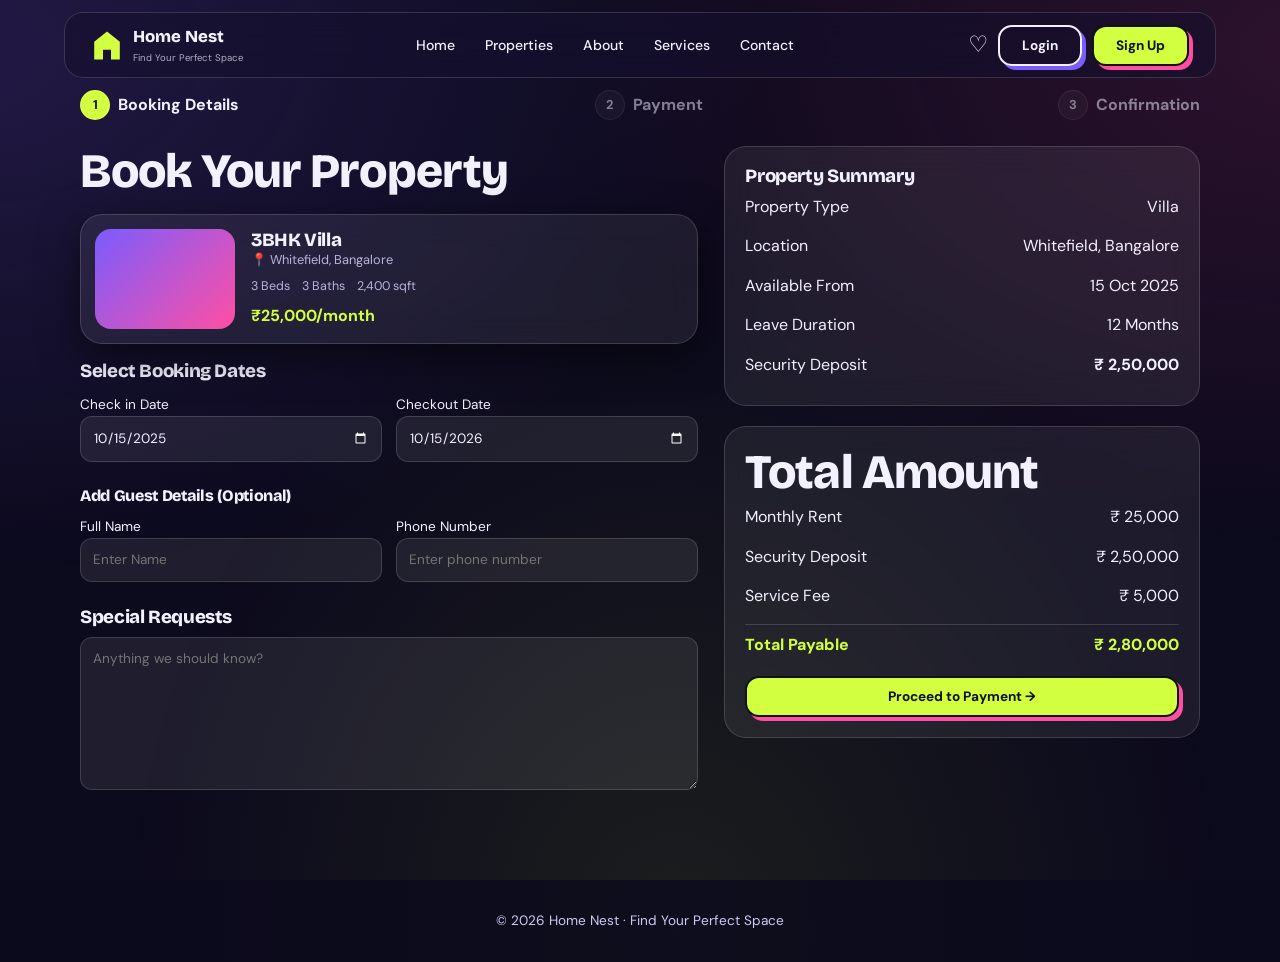
<file: booking.html>
<!DOCTYPE html><html lang="en"><head><meta charset="utf-8"><meta name="viewport" content="width=device-width,initial-scale=1"><title>Book Your Property · Home Nest</title><link href="https://fonts.googleapis.com/css2?family=Bricolage+Grotesque:wght@600;800&family=DM+Sans:wght@400;500;700&display=swap" rel="stylesheet"><link rel="stylesheet" href="css/style.css"></head><body data-p="book"><div class="preloader" id="preloader" role="status" aria-label="Loading Home Nest"><div class="loader-mark">⌂</div><div class="loader-word">HOME <span>NEST</span></div><div class="loader-track"><i></i></div><small>FIND YOUR PLACE IN THE WORLD</small></div><main class="sec"><div class="steps"><span class="on"><em>1</em>Booking Details</span><span><em>2</em>Payment</span><span><em>3</em>Confirmation</span></div>
<div class="bk"><div data-stg><h2>Book Your Property</h2><div class="card" style="display:grid;grid-template-columns:minmax(90px,140px) 1fr;gap:16px;align-items:center;margin:18px 0"><div class="art" style="height:100px"><img data-im="0" alt="Villa"></div><div><h3>3BHK Villa</h3><p style="font-size:.8rem">📍 Whitefield, Bangalore</p><div class="meta"><span>3 Beds</span><span>3 Baths</span><span>2,400 sqft</span></div><span class="price">₹25,000/month</span></div></div>
<h3>Select Booking Dates</h3><div class="two fld"><label>Check in Date<input type="date" id="d1" value="2025-10-15"></label><label>Checkout Date<input type="date" id="d2" value="2026-10-15"></label></div>
<h3 style="font-size:1rem">Add Guest Details (Optional)</h3><div class="two fld"><label>Full Name<input placeholder="Enter Name"></label><label>Phone Number<input placeholder="Enter phone number" inputmode="tel"></label></div>
<h3>Special Requests</h3><div class="fld" style="margin-top:10px"><textarea rows="6" placeholder="Anything we should know?"></textarea></div></div>
<aside data-stg><div class="sm"><h3>Property Summary</h3><div><span>Property Type</span><span>Villa</span></div><div><span>Location</span><span>Whitefield, Bangalore</span></div><div><span>Available From</span><span id="av">15 Oct 2025</span></div><div><span>Leave Duration</span><span id="mo">12 Months</span></div><div><span>Security Deposit</span><b>₹ 2,50,000</b></div></div>
<div class="sm"><h2>Total Amount</h2><div><span>Monthly Rent</span><span>₹ 25,000</span></div><div><span>Security Deposit</span><span>₹ 2,50,000</span></div><div><span>Service Fee</span><span>₹ 5,000</span></div><div class="tot"><span>Total Payable</span><span>₹ 2,80,000</span></div><button class="btn" id="pay" style="width:100%;margin-top:12px" data-cur="Pay">Proceed to Payment →</button></div></aside></div></main>
<script>setTimeout(()=>document.getElementById("preloader")?.classList.add("done"),900);</script>
<script src="js/main.js"></script></body></html>
</file>
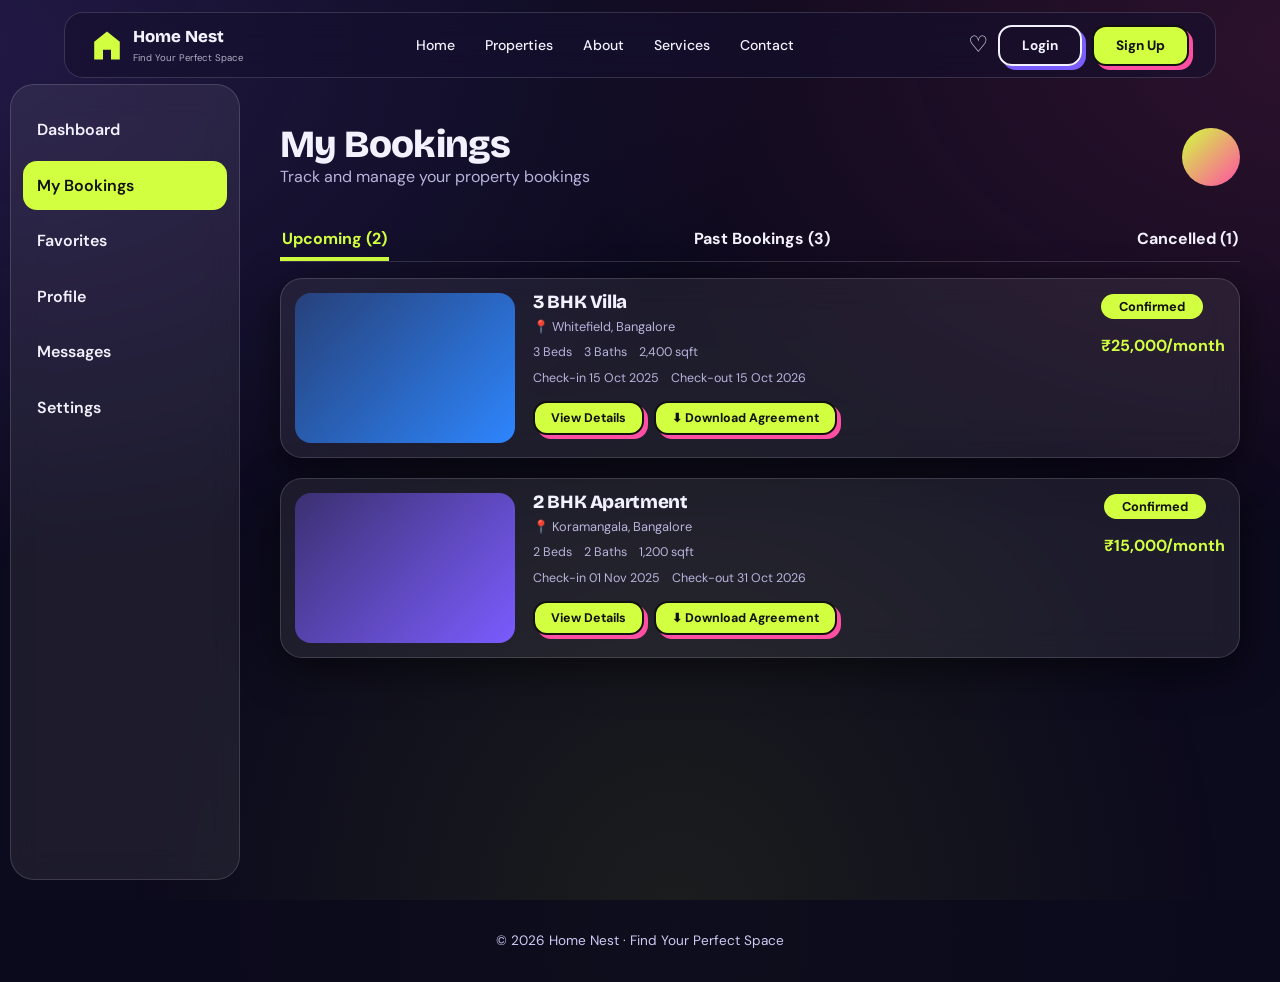
<file: bookings.html>
<!DOCTYPE html><html lang="en"><head><meta charset="utf-8"><meta name="viewport" content="width=device-width,initial-scale=1"><title>My Bookings · Home Nest</title><link href="https://fonts.googleapis.com/css2?family=Bricolage+Grotesque:wght@600;800&family=DM+Sans:wght@400;500;700&display=swap" rel="stylesheet"><link rel="stylesheet" href="css/style.css"></head><body data-p="bks"><div class="preloader" id="preloader" role="status" aria-label="Loading Home Nest"><div class="loader-mark">⌂</div><div class="loader-word">HOME <span>NEST</span></div><div class="loader-track"><i></i></div><small>FIND YOUR PLACE IN THE WORLD</small></div><div class="dash"><aside class="side"><a href="index.html">Dashboard</a><a class="on" href="bookings.html">My Bookings</a><a href="bookings.html">Favorites</a><a href="#profile-panel" id="profile-link">Profile</a><a href="index.html#contact">Messages</a><a href="index.html">Settings</a></aside>
<main style="padding:clamp(24px,4vw,40px) clamp(14px,4vw,40px);"><div class="row"><div><h1 style="font-size:clamp(1.8rem,4vw,2.4rem)">My Bookings</h1><p>Track and manage your property bookings</p></div><span class="av" data-cur="You"></span></div>
<div class="tabs" style="justify-content:space-between"><button class="on" data-k="up">Upcoming (2)</button><button data-k="pa">Past Bookings (3)</button><button data-k="ca">Cancelled (1)</button></div><div id="list"></div></main></div>
<script>setTimeout(()=>document.getElementById("preloader")?.classList.add("done"),900);</script>
<script src="js/main.js"></script></body></html>
</file>
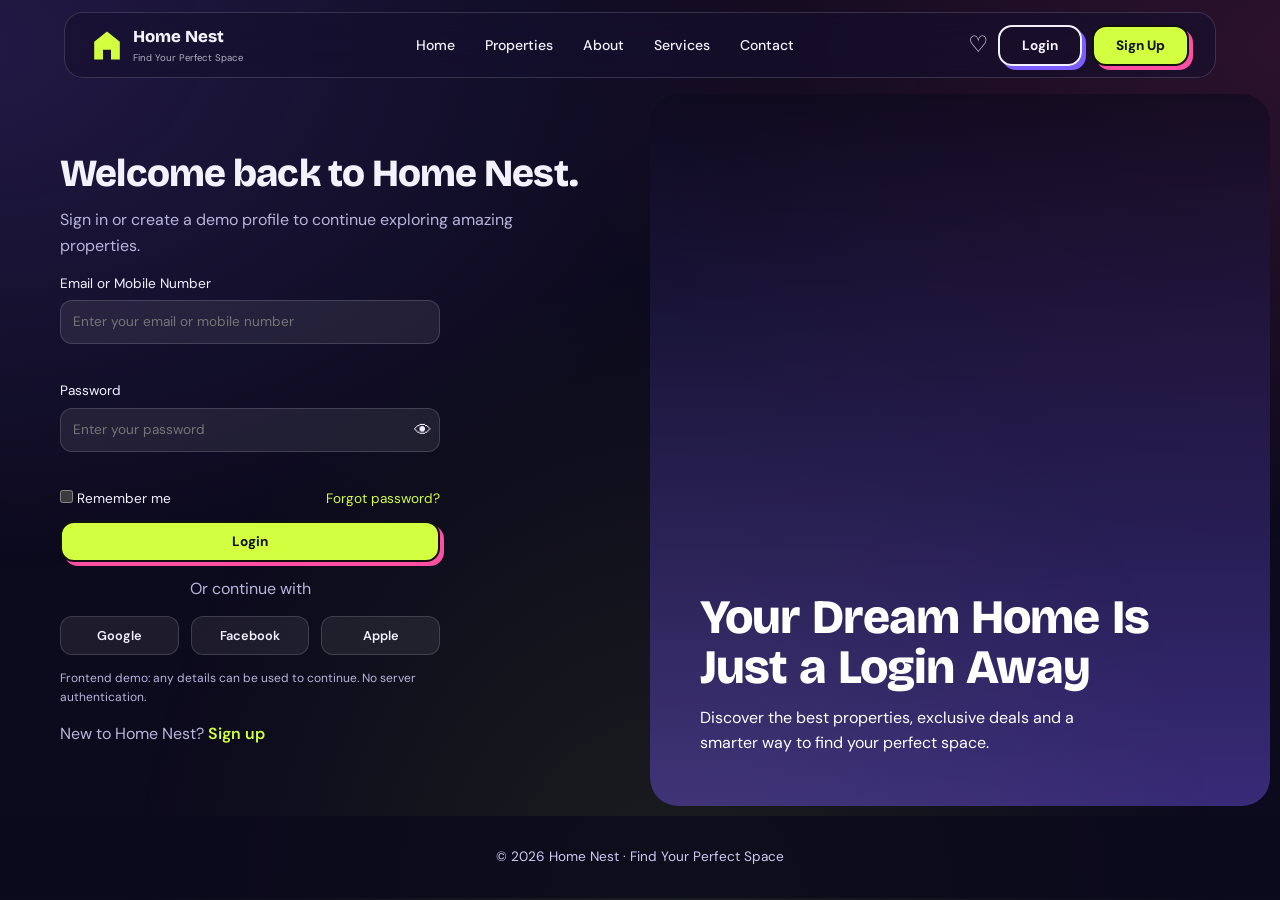
<file: login.html>
<!DOCTYPE html><html lang="en"><head><meta charset="utf-8"><meta name="viewport" content="width=device-width,initial-scale=1"><title>Login · Home Nest</title><link href="https://fonts.googleapis.com/css2?family=Bricolage+Grotesque:wght@600;800&family=DM+Sans:wght@400;500;700&display=swap" rel="stylesheet"><link rel="stylesheet" href="css/style.css"></head><body data-p="login"><div class="preloader" id="preloader" role="status" aria-label="Loading Home Nest"><div class="loader-mark">⌂</div><div class="loader-word">HOME <span>NEST</span></div><div class="loader-track"><i></i></div><small>FIND YOUR PLACE IN THE WORLD</small></div><main class="split"><section class="l"><h1 id="ttl" style="font-size:clamp(1.8rem,5vw,2.4rem)">Welcome Back !</h1><p>Sign in or create a demo profile to continue exploring amazing properties.</p>
<form id="lf" class="fld" style="max-width:380px;gap:12px" novalidate><label class="fld" id="nm" style="display:none">Full name<input placeholder="Your name"></label><label class="fld">Email or Mobile Number<input id="id" placeholder="Enter your email or mobile number"></label><div class="err" id="e1"></div>
<label class="fld">Password<span><input id="pw" type="password" placeholder="Enter your password"><button type="button" class="eye" id="eye" aria-label="Show password">👁</button></span></label><div class="err" id="e2"></div>
<div class="row" style="margin:0"><label><input type="checkbox" style="width:auto"> Remember me</label><a href="#" style="color:var(--b)">Forgot password?</a></div><button class="btn" id="go" data-cur="Enter">Login</button></form>
<p style="max-width:380px;text-align:center">Or continue with</p><div class="soc" style="max-width:380px"><button>Google</button><button>Facebook</button><button>Apple</button></div>
<p class="demo-auth-note" style="max-width:380px;font-size:.75rem;color:var(--m)">Frontend demo: any details can be used to continue. No server authentication.</p><p id="alt">Don’t have an account? <a id="sw" href="#" style="color:var(--b);font-weight:600">Sign Up</a></p></section>
<section class="r"><h2 data-split>Your Dream Home Is Just a Login Away</h2><p class="rv" style="--i:8;margin-top:12px;max-width:38ch">Discover the best properties, exclusive deals and a smarter way to find your perfect space.</p></section></main>

<script>
/* Isolated frontend demo auth: independent of the rest of the site's interactions. */
(function(){
 const $=s=>document.querySelector(s), form=$('#lf');
 if(!form)return;
 let signup=location.hash==='#up';
 const nameWrap=$('#nm'), nameInput=nameWrap.querySelector('input'), idInput=$('#id'), pw=$('#pw');
 function mode(){
  $('#ttl').textContent=signup?'Find your place in the world.':'Welcome back to Home Nest.';
  nameWrap.style.display=signup?'grid':'none';nameInput.required=signup;
  $('#go').textContent=signup?'Create account':'Login';
  $('#sw').textContent=signup?'Log in':'Sign up';
  $('#alt').firstChild.textContent=signup?'Already have an account? ':'New to Home Nest? ';
  $('#e1').textContent='';$('#e2').textContent='';
 }
 mode();
 $('#sw').addEventListener('click',function(e){
  e.preventDefault();e.stopImmediatePropagation();signup=!signup;
  history.replaceState(null,'',signup?'#up':location.pathname);mode();
 },true);
 $('#eye').addEventListener('click',function(e){
  e.stopImmediatePropagation();const show=pw.type==='password';pw.type=show?'text':'password';
  $('#eye').setAttribute('aria-label',show?'Hide password':'Show password');
 },true);
 form.addEventListener('submit',function(e){
  e.preventDefault();e.stopImmediatePropagation();
  const id=(idInput.value.trim()||'guest-'+Date.now()).toLowerCase();
  const password=pw.value||'demo';
  const name=nameInput.value.trim()||id.split('@')[0]||'Home Nest Guest';
  try{sessionStorage.setItem('homenest-demo-user',JSON.stringify({id,name,mode:signup?'signup':'login'}));}catch(_){}
  if(signup){
   try{
    const users=JSON.parse(localStorage.getItem('homenest-demo-users')||'[]');
    const old=users.find(u=>String(u.id).toLowerCase()===id);
    if(old){old.password=password;old.name=name;}else users.push({id,password,name});
    localStorage.setItem('homenest-demo-users',JSON.stringify(users));
   }catch(_){}
  }
  const go=$('#go');go.disabled=true;go.textContent='Opening dashboard…';
  const loader=$('#preloader');if(loader)loader.classList.add('done');
  location.href='bookings.html';
 },true);
})();
</script>
<script>
/* Failsafe for the decorative loader, including when an unrelated script errors. */
(function(){const l=document.getElementById('preloader');if(!l)return;setTimeout(()=>l.classList.add('done'),900);})();
</script>

<script src="js/main.js"></script></body></html>
</file>
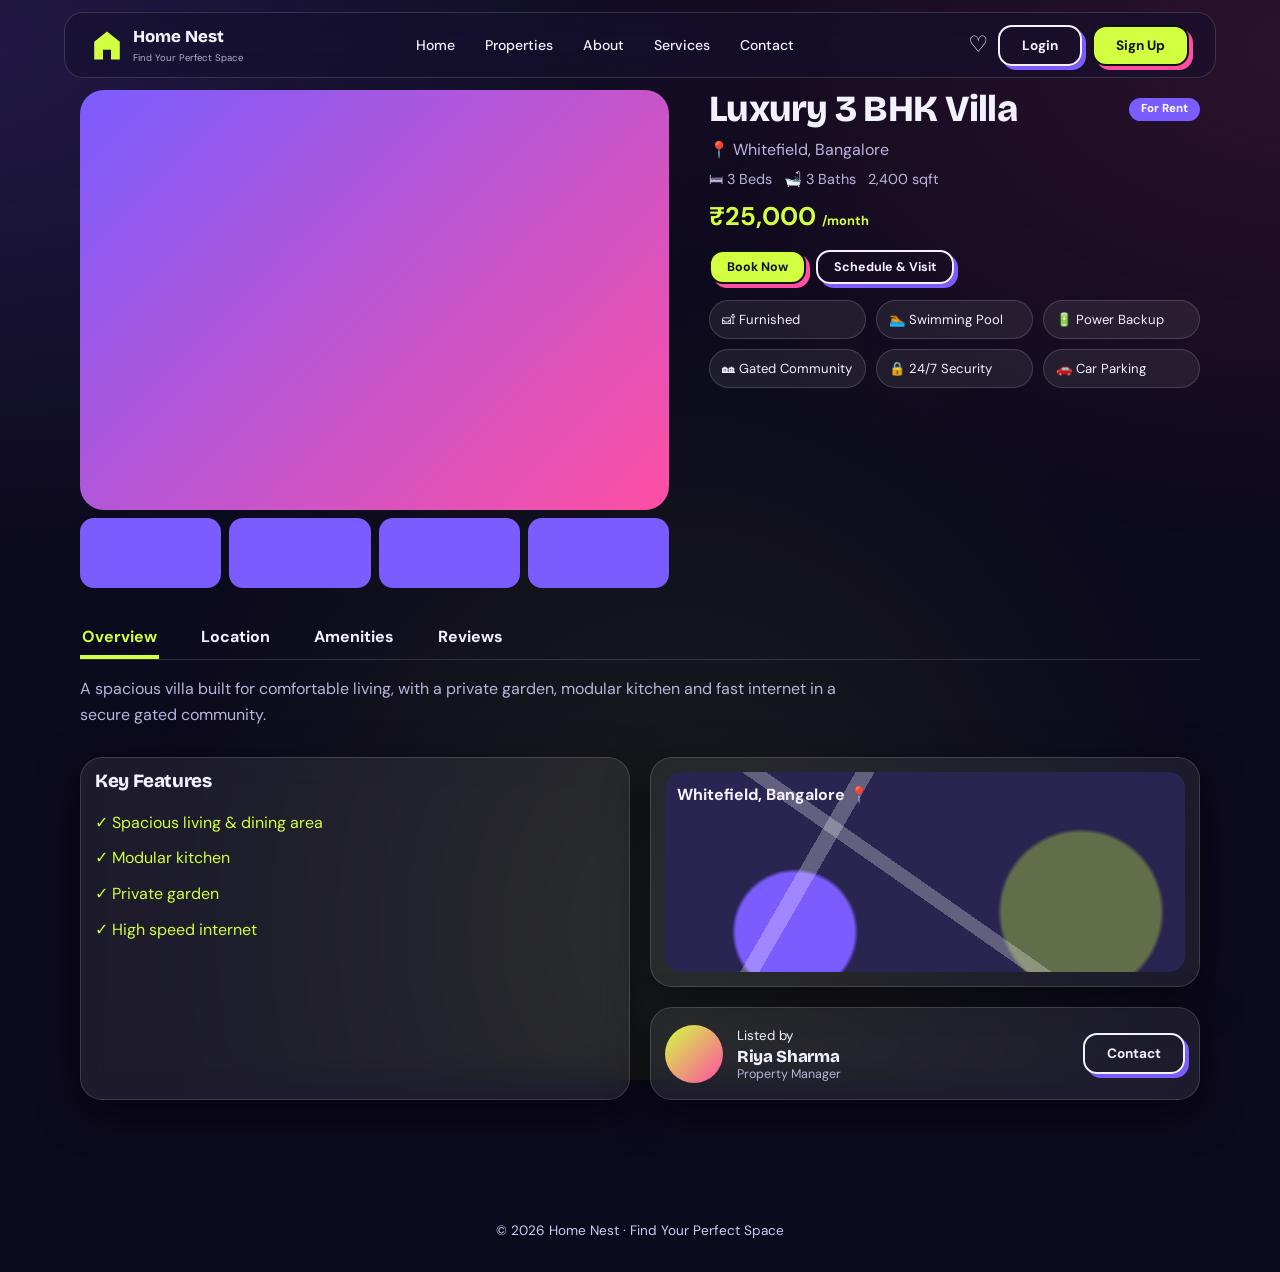
<file: property-detail.html>
<!DOCTYPE html><html lang="en"><head><meta charset="utf-8"><meta name="viewport" content="width=device-width,initial-scale=1"><title>Property Details · Home Nest</title><link href="https://fonts.googleapis.com/css2?family=Bricolage+Grotesque:wght@600;800&family=DM+Sans:wght@400;500;700&display=swap" rel="stylesheet"><link rel="stylesheet" href="css/style.css"></head><body data-p="prop"><div class="preloader" id="preloader" role="status" aria-label="Loading Home Nest"><div class="loader-mark">⌂</div><div class="loader-word">HOME <span>NEST</span></div><div class="loader-track"><i></i></div><small>FIND YOUR PLACE IN THE WORLD</small></div><main class="sec"><div class="pd"><div class="gal rv"><div class="art" id="main"><img id="mi" data-im="0" alt="Villa"></div>
<div class="th"><button><img data-im="0" alt=""></button><button><img data-im="6" alt=""></button><button><img data-im="7" alt=""></button><button><img data-im="1" alt=""></button></div></div>
<div data-stg><div class="row" style="margin-bottom:8px"><h1 style="font-size:clamp(1.6rem,4vw,2.3rem)">Luxury 3 BHK Villa</h1><span class="tag">For Rent</span></div><p>📍 Whitefield, Bangalore</p><div class="meta" style="font-size:.9rem"><span>🛏 3 Beds</span><span>🛁 3 Baths</span><span>2,400 sqft</span></div><p class="price" style="font-size:1.6rem">₹25,000 <small style="font-size:.8rem">/month</small></p>
<div class="acts"><a class="btn" href="booking.html" data-cur="Book">Book Now</a><button class="btn o" onclick="toast('Visit request sent. Riya will confirm shortly.')">Schedule & Visit</button></div>
<div class="chips"><span>🛋 Furnished</span><span>🏊 Swimming Pool</span><span>🔋 Power Backup</span><span>🏘 Gated Community</span><span>🔒 24/7 Security</span><span>🚗 Car Parking</span></div></div></div>
<div class="tabs"><button class="on" data-t="t1">Overview</button><button data-t="t2">Location</button><button data-t="t3">Amenities</button><button data-t="t4">Reviews</button></div>
<div class="pn on" id="t1"><p style="max-width:70ch">A spacious villa built for comfortable living, with a private garden, modular kitchen and fast internet in a secure gated community.</p></div>
<div class="pn" id="t2"><div class="map"><b>Whitefield, Bangalore 📍</b></div></div><div class="pn" id="t3"><div class="chips"><span>Pool</span><span>Gym</span><span>Garden</span><span>Clubhouse</span><span>EV charging</span></div></div><div class="pn" id="t4"><p>★★★★★ “Quiet, bright and well managed.” — a recent tenant</p></div>
<div class="grid" style="margin-top:30px"><div class="card rv"><h3>Key Features</h3><ul class="ck" style="padding-top:8px"><li>Spacious living & dining area<li>Modular kitchen<li>Private garden<li>High speed internet</ul></div>
<div><div class="card rv" style="margin-bottom:20px"><div class="map"><b>Whitefield, Bangalore 📍</b></div></div><div class="card rv"><div class="who"><span class="av"></span><div><small>Listed by</small><h3 style="font-size:1.05rem">Riya Sharma</h3><p style="font-size:.78rem">Property Manager</p></div><button class="btn o" style="margin-left:auto" onclick="toast('Calling Riya Sharma…')">Contact</button></div></div></div></div></main>
<script>setTimeout(()=>document.getElementById("preloader")?.classList.add("done"),900);</script>
<script src="js/main.js"></script></body></html>
</file>
<file: css/style.css>
:root{--bg:#0c0a1d;--n:#0c0a1d;--c:#ffffff12;--t:#f4f1ff;--m:#b9b4dc;--b:#d2ff3f;--l:#d2ff3f;--p:#ff4fa3;--v:#7b5cff;--r:22px;--sh:0 12px 40px #0008;--bd:1px solid #ffffff26}
.lite{--bg:#fff4e8;--c:#ffffffcc;--t:#1a1033;--m:#5d5578;--b:#7b5cff;--bd:1px solid #1a103322;--sh:0 12px 30px #7b5cff22}
*{box-sizing:border-box;margin:0;padding:0;min-width:0}
html{scroll-behavior:smooth;overflow-x:hidden}
body{font:16px/1.6 'DM Sans',system-ui,sans-serif;background:var(--bg);color:var(--t);overflow-x:hidden;transition:background .6s,color .6s}
body:before{content:"";position:fixed;inset:-20%;z-index:0;pointer-events:none;background:radial-gradient(40% 40% at 20% 20%,#7b5cff77,transparent),radial-gradient(35% 35% at 82% 30%,#ff4fa355,transparent),radial-gradient(40% 40% at 50% 95%,#d2ff3f33,transparent);animation:aur 16s ease-in-out infinite alternate}
@keyframes aur{to{transform:translate(5%,-4%) rotate(8deg) scale(1.1)}}
body:after{content:"";position:fixed;inset:0;z-index:3;pointer-events:none;opacity:.07;background:url("data:image/svg+xml,%3Csvg xmlns='http://www.w3.org/2000/svg' width='160' height='160'%3E%3Cfilter id='n'%3E%3CfeTurbulence baseFrequency='.9' numOctaves='2'/%3E%3C/filter%3E%3Crect width='160' height='160' filter='url(%23n)'/%3E%3C/svg%3E")}
#bg{position:fixed;inset:0;width:100%;height:100%;z-index:0;pointer-events:none}
main,.foot,.dash{position:relative;z-index:1}
body.lock{overflow:hidden}
a{color:inherit;text-decoration:none}img,svg{max-width:100%;display:block}
h1,h2,h3{font-family:'Bricolage Grotesque',sans-serif;font-weight:800;line-height:1.05;overflow-wrap:anywhere;letter-spacing:-.02em}
h1{font-size:clamp(2.4rem,8vw,5.2rem)}h2{font-size:clamp(1.7rem,5vw,3rem)}
p{color:var(--m)}
@media(hover:hover){body,a,button{cursor:none}.cur{display:block!important}}
:focus-visible{outline:3px solid var(--l);outline-offset:2px}
.hd{position:fixed;inset:10px 10px auto 10px;height:62px;display:flex;align-items:center;justify-content:space-between;gap:12px;padding:0 clamp(12px,3vw,26px);background:#14102d99;color:#f4f1ff;border:var(--bd);backdrop-filter:blur(18px);border-radius:22px;z-index:50}
.lite .hd{background:#ffffffcc;color:#1a1033}
.logo{display:flex;align-items:center;gap:10px;line-height:1.1}.logo svg{width:32px;flex:none}.logo path{fill:var(--l)}.lite .logo path{fill:var(--v)}.logo b{display:block;font:800 1.05rem 'Bricolage Grotesque'}.logo small{font-size:.6rem;opacity:.7}
nav{display:flex;gap:clamp(14px,2.4vw,30px);font-size:.88rem;font-weight:500}
nav a{position:relative;padding:4px 0}nav a:after{content:"";position:absolute;left:0;bottom:0;height:3px;border-radius:3px;width:0;background:var(--p);transition:width .3s}nav a:hover:after,nav a.on:after{width:100%}
.hr{display:flex;align-items:center;gap:10px}.ib{font-size:1.4rem;line-height:1}
.btn{display:inline-flex;align-items:center;justify-content:center;gap:8px;padding:10px 22px;border-radius:14px;background:var(--l);color:#111;border:2px solid #111;font:700 .85rem 'DM Sans',sans-serif;box-shadow:4px 4px 0 var(--p);transition:box-shadow .2s,background .3s,color .3s;will-change:transform}
.btn:hover{box-shadow:7px 7px 0 var(--p)}.btn.o{background:transparent;color:inherit;border-color:currentColor;box-shadow:4px 4px 0 var(--v)}.btn.o:hover{background:var(--t);color:var(--bg)}
.mo,.burger{display:none}
.burger{width:42px;height:42px;background:none;border:0;flex-direction:column;justify-content:center;align-items:center;gap:6px}
.burger i{width:24px;height:3px;background:currentColor;border-radius:2px;transition:transform .4s,opacity .3s}
.open .burger i:nth-child(1){transform:translateY(9px) rotate(45deg)}.open .burger i:nth-child(2){opacity:0}.open .burger i:nth-child(3){transform:translateY(-9px) rotate(-45deg)}
@media(max-width:900px){
 .burger{display:flex;position:relative;z-index:102}
 .hr .btn{display:none}
 .mo{display:flex}
 /* Anchor the menu to the header: backdrop-filter can trap fixed children. */
 .hd nav{
  position:absolute;top:calc(100% + 12px);right:0;left:auto;bottom:auto;
  width:min(88vw,360px);height:calc(100dvh - 100px);max-height:720px;
  display:flex;flex-direction:column;align-items:stretch;gap:6px;padding:22px;
  background:#15112b;color:#f4f1ff;border:1px solid #ffffff35;border-radius:22px;
  box-shadow:0 24px 70px #0009;transform:translateX(calc(100% + 30px));
  visibility:hidden;pointer-events:none;opacity:0;
  transition:transform .32s cubic-bezier(.2,.7,.2,1),opacity .22s ease,visibility .22s;
  overflow-y:auto;overscroll-behavior:contain;z-index:101;
 }
 .hd.open nav{transform:translateX(0);visibility:visible;pointer-events:auto;opacity:1}
 .hd nav a{display:flex;align-items:center;min-height:46px;padding:10px 2px;font:700 1.15rem 'Bricolage Grotesque';border-bottom:1px solid #ffffff1f}
 .hd nav a.btn{justify-content:center;padding:12px 16px;border:2px solid #111;margin-top:8px;font-size:.9rem}
 .hd nav a.btn.o{border-color:#ffffff70}
}
@media(max-width:420px){.hd nav{width:calc(100vw - 20px);right:0;padding:18px}.logo b{font-size:1rem}.logo small{font-size:.56rem}}
main{padding-top:84px}
.sec{padding:clamp(40px,8vw,90px) clamp(14px,4vw,40px);max-width:1200px;margin:auto}
.grid{display:grid;grid-template-columns:repeat(auto-fit,minmax(min(100%,250px),1fr));gap:20px}
.card{background:var(--c);border:var(--bd);backdrop-filter:blur(16px);border-radius:var(--r);box-shadow:var(--sh);padding:14px;transition:border-color .3s}.card:hover{border-color:var(--l)}
.row{display:flex;justify-content:space-between;align-items:center;gap:12px;flex-wrap:wrap;margin-bottom:22px}
.px{position:relative;overflow:hidden}.px .bg{position:absolute;inset:-14% 0;will-change:transform}
.rv{opacity:0;transform:translateY(34px);transition:opacity .7s,transform .8s cubic-bezier(.2,.7,.2,1);transition-delay:calc(var(--i,0)*90ms)}.rv.on{opacity:1;transform:none}
.w{display:inline-block;margin-right:.25em}.hc h1 .w:nth-child(4n+2){color:var(--l)}.hc h1 .w:nth-child(4n){color:var(--p)}
.art{position:relative;height:170px;border-radius:16px;overflow:hidden;background:linear-gradient(135deg,var(--v),var(--p))}.art img{position:absolute;inset:0;width:100%;height:100%;object-fit:cover;transition:transform .9s}.card:hover .art img,.art:hover img{transform:scale(1.1)}
.tag{display:inline-block;padding:2px 12px;border-radius:99px;color:#fff;font-size:.72rem;font-weight:700;background:var(--v)}.tag.s{background:var(--p)}
.meta{display:flex;gap:12px;flex-wrap:wrap;font-size:.78rem;color:var(--m);margin:6px 0}.price{color:var(--b);font-weight:700}
.pc{display:block;transition:transform .15s ease-out;will-change:transform}
.hero{min-height:calc(100svh - 84px);display:grid;grid-template-columns:1.1fr .9fr;align-items:center;gap:20px;padding:30px clamp(14px,4vw,40px)}
.sky i{position:absolute;border-radius:50%}.cl{display:none}.sun{width:160px;height:160px;right:8%;top:6%;background:radial-gradient(#ff4fa3,transparent 70%);opacity:.6}
.hc{position:relative;z-index:2}.hc h1{margin:10px 0 16px}.eb{font-weight:700;color:var(--l);font-size:.9rem}
.sb{display:grid;grid-template-columns:repeat(auto-fit,minmax(min(100%,130px),1fr));gap:10px;background:var(--c);border:var(--bd);backdrop-filter:blur(16px);padding:14px;border-radius:20px;margin-top:22px;align-items:end}
.sb label{display:block;font-size:.72rem;font-weight:700}
.sb input,.sb select,.fld input,.fld select,.fld textarea{width:100%;padding:10px 12px;border:var(--bd);border-radius:12px;background:#ffffff14;color:var(--t);font:inherit;font-size:.85rem;color-scheme:dark}.lite input,.lite select,.lite textarea{color-scheme:light}option{color:#111}
.scn{position:relative;z-index:2;height:clamp(300px,46vw,480px);perspective:1100px;display:grid;place-items:center;touch-action:pan-y;user-select:none}
.ring{position:relative;transform-style:preserve-3d}.ri{position:absolute;inset:0;border-radius:22px;overflow:hidden;box-shadow:0 20px 50px #000a;border:3px solid #fff;background:linear-gradient(135deg,var(--v),var(--p))}.ri img{width:100%;height:100%;object-fit:cover;pointer-events:none}
.ri figcaption{position:absolute;left:8px;right:8px;bottom:8px;padding:6px 10px;border-radius:12px;background:#0c0a1dcc;color:#fff;font-size:.75rem;display:flex;justify-content:space-between;gap:6px}.ri b{color:var(--l)}
.stk{position:absolute;right:2%;top:2%;z-index:3;width:84px;height:84px;border-radius:50%;background:var(--l);color:#111;display:grid;place-items:center;text-align:center;font:800 .8rem/1.1 'Bricolage Grotesque';transform:rotate(12deg);animation:wob 3s ease-in-out infinite}@keyframes wob{50%{transform:rotate(-8deg) scale(1.08)}}
@media(max-width:800px){.hero{grid-template-columns:1fr}}
.mqw{overflow:hidden;padding:26px 0;position:relative;z-index:1}.mq{background:var(--l);color:#111;font:800 clamp(1rem,3vw,1.5rem) 'Bricolage Grotesque';padding:14px 0;transform:rotate(-2deg);white-space:nowrap;width:110%;margin-left:-5%}.mq div{display:inline-block;animation:mq 28s linear infinite}@keyframes mq{to{transform:translateX(-50%)}}
.feat{display:flex;gap:12px;align-items:center}.feat b{display:grid;place-items:center;width:48px;height:48px;border-radius:16px;background:var(--c);border:var(--bd);font-size:1.3rem;flex:none}
.bn{border-radius:var(--r);min-height:280px;display:grid;align-items:center}.bn .bg{background:linear-gradient(120deg,var(--v),var(--p))}.bn div.t{position:relative;padding:clamp(20px,5vw,50px);max-width:520px;color:#fff}.bn p{color:#fff}.bn h2{margin:8px 0}
.cat{display:flex;align-items:center;gap:12px;justify-content:space-between}.cat span:first-child{width:62px;height:62px;border-radius:16px;overflow:hidden;flex:none}.cat img{width:100%;height:100%;object-fit:cover}
.foot{background:#0c0a1dcc;color:#cfc9f5;text-align:center;padding:30px 16px;font-size:.85rem}.foot p{color:inherit}
.split{display:grid;grid-template-columns:1fr 1fr;min-height:calc(100svh - 84px)}
.split .l{padding:clamp(20px,5vw,60px);display:flex;flex-direction:column;justify-content:center;gap:14px}.split .r{position:relative;overflow:hidden;background:linear-gradient(180deg,#0c0a1d99,#7b5cff66),var(--im) center/cover;display:grid;align-content:end;padding:clamp(20px,5vw,50px);border-radius:28px;margin:10px;color:#fff}.split .r h2,.split .r p{color:#fff}.split .r svg{display:none}
@media(max-width:800px){.split{grid-template-columns:1fr}.split .r{min-height:280px;order:-1}}
.fld{display:grid;gap:6px;font-size:.85rem}.fld>span{position:relative}.fld .eye{position:absolute;right:8px;top:50%;transform:translateY(-50%);background:none;border:0;font-size:1.1rem;color:var(--t)}
.err{color:var(--p);font-size:.75rem;min-height:1em}
.soc{display:flex;gap:12px;flex-wrap:wrap}.soc button{flex:1;min-width:90px;padding:10px;border-radius:12px;border:var(--bd);background:var(--c);color:var(--t);font:600 .8rem 'DM Sans'}
.pd{display:grid;grid-template-columns:1.2fr 1fr;gap:clamp(18px,4vw,40px)}@media(max-width:850px){.pd{grid-template-columns:1fr}}
.gal .art{height:clamp(240px,42vw,420px);border-radius:24px}.th{display:grid;grid-template-columns:repeat(4,1fr);gap:8px;margin-top:8px}.th button{height:70px;padding:0;overflow:hidden;border:2px solid transparent;border-radius:14px;background:var(--v)}.th button:hover{border-color:var(--l)}.th img{width:100%;height:100%;object-fit:cover}
.chips{display:grid;grid-template-columns:repeat(auto-fit,minmax(130px,1fr));gap:10px;margin:16px 0;font-size:.82rem}.chips span{padding:8px 12px;border-radius:99px;background:var(--c);border:var(--bd)}
.tabs{display:flex;gap:clamp(12px,4vw,40px);border-bottom:var(--bd);flex-wrap:wrap;margin:30px 0 16px}.tabs button{background:none;border:0;padding:8px 2px;font:700 1rem 'DM Sans';color:var(--t);border-bottom:4px solid transparent}.tabs button.on{border-color:var(--l);color:var(--l)}
.pn{display:none}.pn.on{display:block;animation:fi .5s}@keyframes fi{from{opacity:0;transform:translateY(12px)}}
.ck li{list-style:none;color:var(--l);margin:10px 0}.ck li:before{content:"✓ "}
.map{height:200px;border-radius:16px;background:#2a2550;position:relative;overflow:hidden}.map:before{content:"";position:absolute;inset:0;background:linear-gradient(35deg,transparent 45%,#ffffff44 45% 48%,transparent 48%),linear-gradient(120deg,transparent 30%,#ffffff44 30% 33%,transparent 33%),radial-gradient(circle at 80% 70%,#d2ff3f55 0 18%,transparent 19%),radial-gradient(circle at 25% 80%,#7b5cff 0 14%,transparent 15%)}.map b{position:absolute;left:12px;top:10px;z-index:1}
.who{display:flex;align-items:center;gap:14px;flex-wrap:wrap}.av{width:58px;height:58px;border-radius:50%;background:linear-gradient(135deg,var(--l),var(--p));flex:none;display:block}
.steps{display:flex;gap:10px;justify-content:space-between;margin-bottom:26px;font-weight:700;flex-wrap:wrap}.steps span{display:flex;gap:8px;align-items:center;opacity:.5}.steps span.on{opacity:1}.steps em{font-style:normal;width:30px;height:30px;border-radius:50%;display:grid;place-items:center;background:var(--c);border:var(--bd);font-size:.8rem}.steps .on em{background:var(--l);color:#111}
.bk{display:grid;grid-template-columns:1.3fr 1fr;gap:26px;align-items:start}@media(max-width:850px){.bk{grid-template-columns:1fr}}
.sm{background:var(--c);border:var(--bd);backdrop-filter:blur(16px);border-radius:var(--r);padding:20px;margin-bottom:20px}.sm div{display:flex;justify-content:space-between;gap:10px;padding:7px 0}.sm .tot{border-top:var(--bd);margin-top:8px;font-weight:800;color:var(--l)}
.two{display:grid;grid-template-columns:repeat(auto-fit,minmax(min(100%,180px),1fr));gap:14px;margin:12px 0 26px}
.dash{margin-top:84px;display:grid;grid-template-columns:240px 1fr;min-height:calc(100svh - 84px)}.dash main{padding-top:0}
.side{background:var(--c);border:var(--bd);backdrop-filter:blur(16px);margin:0 0 0 10px;padding:20px 12px;display:flex;flex-direction:column;gap:6px;border-radius:24px;position:sticky;top:84px;height:calc(100svh - 104px)}.side a{padding:12px 14px;border-radius:14px;font-weight:600;transition:background .3s,transform .3s}.side a:hover{transform:translateX(6px)}.side a:hover,.side a.on{background:var(--l);color:#111}
@media(max-width:900px){.dash{grid-template-columns:1fr}.side{display:none}}
.bkc{display:grid;grid-template-columns:220px 1fr auto;gap:18px;align-items:start;margin-bottom:20px}@media(max-width:700px){.bkc{grid-template-columns:1fr}}
.bkc .art{height:150px}.bkc h3{margin-bottom:4px}.st{padding:4px 18px;border-radius:99px;background:#d2ff3f;color:#111;font-weight:700;font-size:.8rem;justify-self:start}.st.x{background:var(--p);color:#fff}.st.d{background:var(--v);color:#fff}
.acts{display:flex;gap:10px;flex-wrap:wrap;margin-top:12px}.acts .btn{padding:7px 16px;font-size:.78rem}
.pt{position:fixed;inset:0;background:linear-gradient(135deg,var(--v),var(--p));z-index:999;transform:translateY(100%);transition:transform .6s cubic-bezier(.77,0,.18,1);display:grid;place-items:center;color:#fff;font:800 clamp(2rem,9vw,5rem) 'Bricolage Grotesque';pointer-events:none}
.cur{display:none;position:fixed;left:0;top:0;z-index:1000;pointer-events:none;opacity:0}.cur.v{opacity:1}
.cur span{position:absolute;width:16px;height:16px;left:-8px;top:-8px;border-radius:50%;background:var(--l);display:grid;place-items:center;color:#111;font-size:.72rem;font-weight:800;transition:all .3s;mix-blend-mode:normal}
.cur.big span{width:50px;height:50px;left:-25px;top:-25px;opacity:.4}.cur.lbl span{width:80px;height:80px;left:-40px;top:-40px;opacity:1}
.toast{position:fixed;left:50%;bottom:24px;z-index:900;max-width:90vw;padding:12px 20px;border-radius:14px;background:var(--l);color:#111;font-weight:700;transform:translate(-50%,30px);opacity:0;transition:.4s}.toast.on{transform:translate(-50%,0);opacity:1}
.fall{position:fixed;top:-40px;z-index:900;font-size:1.8rem;pointer-events:none;animation:fall 3.5s linear forwards}@keyframes fall{to{transform:translateY(110vh) rotate(360deg)}}
@media(prefers-reduced-motion:reduce){*,*:before,*:after{animation:none!important;transition:none!important}.rv{opacity:1;transform:none}}

/* Home Nest 2.0 — responsive art direction, loading state and interaction polish */
:root{--gutter:clamp(18px,5vw,76px)}
html,body{width:100%;max-width:100%;overflow-x:clip}
body{isolation:isolate}
main{min-width:0}
section,article,aside,nav,form,.card,.hero,.hc,.scn{min-width:0;max-width:100%}
button,input,select,textarea{max-width:100%;min-width:0}
img,video,canvas,svg{max-width:100%}
.hd{inset:12px var(--gutter) auto;height:66px;border-radius:19px;padding-inline:clamp(12px,2vw,26px)}
.hero{min-height:min(850px,calc(100svh - 70px));grid-template-columns:minmax(0,1.03fr) minmax(0,.97fr);gap:clamp(20px,4vw,72px);padding:clamp(36px,5vw,76px) var(--gutter);padding-top:clamp(64px,8vw,112px);max-width:1600px;margin:auto;overflow:hidden}
.hc{grid-column:2;grid-row:1;max-width:640px}
.hc h1{font-size:clamp(3.25rem,6.2vw,6.8rem);line-height:.91;letter-spacing:-.065em;margin:22px 0}
.hc>p:not(.eb){font-size:clamp(1rem,1.25vw,1.15rem);max-width:42ch;line-height:1.75}
.eb{font-size:.7rem;letter-spacing:.16em;text-transform:uppercase;display:flex;align-items:center;gap:10px}
.live-dot{width:7px;height:7px;border-radius:50%;background:var(--l);box-shadow:0 0 0 5px #d2ff3f1b;flex:none}
.scn{grid-column:1;grid-row:1;height:clamp(440px,52vw,650px);max-height:700px;perspective:1300px;isolation:isolate}
.scn:before{content:"";position:absolute;width:76%;aspect-ratio:1;border-radius:50%;background:radial-gradient(circle,#7b5cff4d,transparent 68%);filter:blur(10px);z-index:-1}
.ring{filter:drop-shadow(0 25px 42px #0007)}
.ri{border-radius:24px;border:1px solid #ffffff65;box-shadow:0 25px 65px #0008}
.ri figcaption{font-size:.78rem;padding:10px 12px;backdrop-filter:blur(15px)}
.stk{right:2%;top:8%;width:clamp(68px,7vw,100px);height:auto;aspect-ratio:1;font-size:clamp(.65rem,.9vw,.8rem);box-shadow:0 10px 30px #0004}
.scene-caption{position:absolute;left:0;bottom:2%;z-index:2;display:grid;gap:10px;pointer-events:none}
.scene-caption>span,.scene-caption small{font-size:.62rem;letter-spacing:.18em;color:var(--m)}
.scene-caption>b{font:800 clamp(1.5rem,3vw,2.6rem)/.98 'Bricolage Grotesque';letter-spacing:-.045em}
.sb{grid-template-columns:repeat(4,minmax(0,1fr));gap:9px;margin-top:30px;padding:14px;background:#ffffff0b;border-color:#ffffff2a;box-shadow:0 20px 60px #0002}
.sb>div{min-width:0}.sb label{font-size:.68rem;letter-spacing:.02em;margin-bottom:5px}
.sb input,.sb select{min-width:0;width:100%;padding:11px 9px;font-size:.75rem}
.sb .btn{grid-column:1/-1;justify-self:start;min-width:145px;margin-top:2px;padding:12px 25px}
.ticker-stats{display:flex;align-items:center;justify-content:center;gap:clamp(24px,7vw,100px);padding:24px var(--gutter) 60px;position:relative;z-index:1}
.ticker-stats>div{display:grid;gap:2px}.ticker-stats b{font:800 clamp(1.8rem,3vw,2.8rem)/1 'Bricolage Grotesque';letter-spacing:-.05em}
.ticker-stats b span{color:var(--l)}.ticker-stats small{font-size:.75rem;color:var(--m)}.ticker-stats>i{height:42px;width:1px;background:#ffffff2b}
.section-kicker{color:var(--l);font-size:.7rem;letter-spacing:.2em;font-weight:800;margin-bottom:14px}
.featured-section h2,.categories-section h2{font-size:clamp(2.3rem,5vw,4.4rem);letter-spacing:-.055em}
.featured-section h2 em,.categories-section h2 em{font-style:normal;color:var(--p)}
.featured-section .row>div p{margin-top:12px;max-width:42ch}.featured-section .grid{margin-top:28px}
.pc{overflow:hidden;border-radius:24px;padding:10px}.pc .art{height:clamp(190px,22vw,270px);border-radius:17px}
.cat{min-height:100px;padding:12px 16px}.cat span:first-child{width:76px;height:76px}
.bn{overflow:hidden;position:relative}
.bn .bg{inset:0;background:linear-gradient(110deg,#7b5cffd9,#ff4fa366),url('https://images.unsplash.com/photo-1600607687939-ce8a6c25118c?auto=format&fit=crop&w=1400&q=80') center/cover}
.sb select{appearance:auto}
.preloader{position:fixed;inset:0;z-index:9999;background:#0c0a1d;color:#f4f1ff;display:flex;align-items:center;justify-content:center;flex-direction:column;gap:14px;transition:opacity .55s ease,visibility .55s ease}
.preloader.done{opacity:0;visibility:hidden;pointer-events:none}
.loader-mark{width:64px;height:64px;display:grid;place-items:center;border-radius:21px;background:var(--l);color:#10101b;font-size:3.2rem;line-height:1;box-shadow:0 0 55px #d2ff3f35;animation:loaderPulse 1s ease-in-out infinite alternate}
.loader-word{font:800 1.15rem 'Bricolage Grotesque';letter-spacing:.18em}.loader-word span{color:var(--l)}
.loader-track{width:min(220px,55vw);height:3px;background:#ffffff20;border-radius:10px;overflow:hidden;margin-top:5px}
.loader-track i{display:block;width:38%;height:100%;background:linear-gradient(90deg,var(--p),var(--l));border-radius:10px;animation:loadSweep 1.1s cubic-bezier(.4,0,.2,1) infinite}
.preloader small{font-size:.58rem;letter-spacing:.2em;color:#aaa4c6}
@keyframes loaderPulse{to{transform:translateY(-5px) rotate(-4deg);box-shadow:0 0 70px #d2ff3f65}}
@keyframes loadSweep{from{transform:translateX(-120%)}to{transform:translateX(370%)}}
.toast{position:fixed;left:50%;bottom:22px;transform:translate(-50%,20px);z-index:2000;max-width:calc(100vw - 32px);padding:12px 18px;border:1px solid #ffffff30;border-radius:14px;background:#19152d;color:#fff;box-shadow:0 12px 35px #0005;opacity:0;transition:.25s;pointer-events:none;text-align:center;font-size:.88rem}
.toast.on{opacity:1;transform:translate(-50%,0)}
@media(max-width:1100px){.hero{gap:24px}.hc h1{font-size:clamp(3rem,6vw,5.3rem)}.sb{grid-template-columns:repeat(2,minmax(0,1fr))}.sb .btn{grid-column:1/-1}}
@media(max-width:900px){
 .hd{inset:8px 10px auto;height:60px}main{padding-top:76px}
 .hero{grid-template-columns:minmax(0,1fr);gap:18px;min-height:auto;padding:55px clamp(18px,5vw,42px) 30px}
 .hc{grid-column:1;grid-row:1;max-width:760px}.hc h1{font-size:clamp(3rem,9.3vw,5.8rem);max-width:11ch}
 .scn{grid-column:1;grid-row:2;height:clamp(370px,76vw,530px);width:100%}
 .scene-caption{left:2%;bottom:0}.ticker-stats{padding-bottom:44px}.sb{grid-template-columns:repeat(2,minmax(0,1fr))}
}
@media(max-width:600px){
 body{font-size:15px}.hero{padding:38px 18px 24px;gap:12px}.hc h1{font-size:clamp(2.8rem,13vw,4.5rem);margin:18px 0 14px;line-height:.94}
 .hc>p:not(.eb){font-size:.95rem}.sb{padding:11px;gap:8px;border-radius:17px}.sb label{font-size:.65rem}
 .sb input,.sb select{font-size:.78rem;padding:10px 8px}.scn{height:clamp(320px,92vw,430px);overflow:hidden}
 .scene-caption>b{font-size:1.5rem}.scene-caption>span,.scene-caption small{font-size:.52rem}
 .stk{right:0;top:3%;width:62px;font-size:.62rem}.ticker-stats{gap:14px;justify-content:space-between;padding:22px 18px 40px}
 .ticker-stats b{font-size:1.65rem}.ticker-stats small{font-size:.62rem}.ticker-stats>i{height:34px}
 .sec{padding:42px 18px}.featured-section h2,.categories-section h2{font-size:2.45rem}.pc .art{height:220px}
 .grid{gap:13px}.split .l{padding:22px 18px}.split .r{margin:8px;min-height:210px}
 .tabs{gap:8px;margin:20px 0 14px}.tabs button{font-size:.8rem;padding:8px 4px}
 .dash{display:block!important}.side{position:relative!important;width:100%!important;display:flex!important;gap:6px;overflow-x:auto!important;padding:10px!important;white-space:nowrap}
 .side a{flex:none;padding:9px 12px!important;font-size:.8rem}.bkc{grid-template-columns:1fr!important}.bkc .art{height:190px}
 .pd{grid-template-columns:minmax(0,1fr)}.th button{height:58px}.steps{gap:8px;font-size:.78rem}.foot-inner{gap:10px}
}
@media(prefers-reduced-motion:reduce){*,*::before,*::after{scroll-behavior:auto!important;animation-duration:.01ms!important;animation-iteration-count:1!important;transition-duration:.01ms!important}}

/* Smooth premium finish: no custom cursor, no WebGL, no pointer-chasing transforms. */
@media(hover:hover){body,a,button{cursor:auto}.cur{display:none!important}}
.cur{display:none!important}
body:before{animation:none!important;transform:none!important;background:radial-gradient(ellipse at 12% 18%,#5940a94a,transparent 36%),radial-gradient(ellipse at 87% 18%,#a92e6b35,transparent 34%),radial-gradient(ellipse at 52% 88%,#b2d92818,transparent 42%)}
body:after{display:none!important}
.hd{backdrop-filter:blur(14px)}
/* Editorial 2D home collage replaces the 3D spinning cards. */
.home-showcase{display:block;min-height:clamp(440px,52vw,650px);height:100%;max-height:700px;overflow:visible;perspective:none;touch-action:auto;user-select:auto}
.showcase-glow{position:absolute;inset:12% 8% 8%;border-radius:48%;background:radial-gradient(ellipse,#7b5cff4d,transparent 67%);filter:blur(20px);pointer-events:none}
.showcase-top{position:absolute;top:2%;left:0;right:0;display:flex;justify-content:space-between;align-items:center;color:var(--m);font-size:.62rem;letter-spacing:.18em;z-index:4}
.showcase-top span:first-child{display:flex;align-items:center;gap:9px}
.showcase-top i{display:inline-block;width:7px;height:7px;border-radius:50%;background:var(--l);box-shadow:0 0 0 5px #d2ff3f19}
.showcase-main{position:absolute;left:2%;top:10%;width:75%;height:72%;margin:0;border-radius:26px;overflow:hidden;background:#25203a;box-shadow:0 28px 80px #0007;border:1px solid #ffffff30;isolation:isolate}
.showcase-main:after{content:"";position:absolute;inset:30% 0 0;background:linear-gradient(0deg,#0c0a1df2,transparent);z-index:1;pointer-events:none}
.showcase-main>img{width:100%;height:100%;object-fit:cover;transition:transform .8s ease;filter:saturate(.88)}
.showcase-main:hover>img{transform:scale(1.025)}
.showcase-main figcaption{position:absolute;z-index:2;left:clamp(16px,2.5vw,30px);bottom:clamp(16px,2.5vw,30px);display:grid;gap:10px;color:#fff}
.showcase-main figcaption span,.showcase-main figcaption small{font-size:.58rem;letter-spacing:.14em;color:#ffffffc9}
.showcase-main figcaption b{font:800 clamp(1.8rem,3.6vw,3.5rem)/.94 'Bricolage Grotesque';letter-spacing:-.055em}
.showcase-float{position:absolute;z-index:3;right:0;top:27%;width:39%;height:37%;margin:0;padding:7px;border:1px solid #ffffff66;border-radius:20px;background:#17132c;box-shadow:0 20px 60px #0008;transform:rotate(3deg);animation:floatCard 6s ease-in-out infinite}
.showcase-float img{display:block;width:100%;height:calc(100% - 42px);object-fit:cover;border-radius:14px}
.showcase-float figcaption{display:flex;align-items:center;justify-content:space-between;gap:5px;padding:8px 5px 2px;color:#fff}
.showcase-float figcaption span{font-size:.52rem;letter-spacing:.08em;color:var(--m)}
.showcase-float figcaption b{font-size:.7rem;white-space:nowrap}
.showcase-note{position:absolute;right:1%;bottom:4%;z-index:4;display:flex;align-items:center;gap:12px;max-width:80%;padding:14px 17px;border:1px solid #ffffff30;border-radius:17px;background:#17132de8;box-shadow:0 15px 40px #0005;backdrop-filter:blur(12px)}
.note-icon{width:34px;height:34px;display:grid;place-items:center;flex:none;border-radius:11px;background:var(--l);color:#111;font-size:1.2rem}
.showcase-note>span:last-child{display:grid;gap:3px}
.showcase-note b{font-size:.75rem;color:#fff}.showcase-note small{font-size:.62rem;color:var(--m)}
.showcase-stamp{position:absolute;z-index:4;left:-1%;bottom:10%;width:74px;height:74px;border:1px solid #ffffff65;border-radius:50%;display:flex;flex-direction:column;align-items:center;justify-content:center;background:var(--l);color:#14101e;font:800 .67rem/1.1 'Bricolage Grotesque';letter-spacing:.08em;transform:rotate(-12deg);box-shadow:0 10px 30px #0003}
.showcase-stamp span{font-size:1rem;margin-top:4px}
@keyframes floatCard{0%,100%{transform:translateY(0) rotate(3deg)}50%{transform:translateY(-8px) rotate(1deg)}}
/* Quiet loader: branded, brief and restrained rather than a bouncing animation. */
.loader-mark{animation:none!important;border-radius:17px;font-size:2.8rem;box-shadow:0 0 35px #d2ff3f20}
.loader-track i{animation:loadSweep 1.35s ease-in-out infinite}
.preloader{gap:12px}
.preloader small{margin-top:4px}
@media(max-width:900px){
 .home-showcase{min-height:clamp(410px,78vw,550px);height:auto}
 .showcase-main{left:3%;top:8%;width:77%;height:75%}
 .showcase-float{right:0;top:25%;width:37%;height:37%}
 .showcase-note{right:1%;bottom:1%;max-width:90%}
}
@media(max-width:600px){
 .home-showcase{min-height:clamp(330px,94vw,430px);height:auto;overflow:hidden}
 .showcase-top{top:1%;font-size:.52rem}
 .showcase-main{left:1%;top:9%;width:82%;height:70%;border-radius:20px}
 .showcase-main figcaption{left:14px;bottom:14px;gap:7px}
 .showcase-main figcaption span,.showcase-main figcaption small{font-size:.48rem}
 .showcase-main figcaption b{font-size:clamp(1.65rem,7vw,2.4rem)}
 .showcase-float{right:0;top:28%;width:40%;height:34%;padding:5px;border-radius:15px}
 .showcase-float img{height:calc(100% - 36px);border-radius:10px}
 .showcase-float figcaption{padding:6px 3px 1px;display:grid;gap:0}
 .showcase-float figcaption span{font-size:.43rem}.showcase-float figcaption b{font-size:.62rem}
 .showcase-note{left:6%;right:3%;bottom:1%;max-width:none;padding:10px 12px;gap:9px;border-radius:14px}
 .note-icon{width:30px;height:30px}.showcase-note b{font-size:.68rem}.showcase-note small{font-size:.56rem}
 .showcase-stamp{width:55px;height:55px;left:0;bottom:14%;font-size:.55rem}
}
@media(prefers-reduced-motion:reduce){.showcase-float{animation:none!important}.showcase-main>img{transition:none!important}}

/* Property catalogue */
.listings-page{max-width:1360px;padding-top:clamp(42px,7vw,92px)}
.listing-hero{padding:clamp(20px,4vw,52px) 0 48px}
.listing-hero h1{font-size:clamp(3.5rem,8vw,7rem);line-height:.9;letter-spacing:-.07em;margin:12px 0 20px}
.listing-hero h1 em,.listing-toolbar h2 em{font-style:normal;color:var(--l)}
.listing-intro{max-width:52ch;font-size:1.05rem;line-height:1.75}
.listing-filter{margin-top:30px;display:grid;grid-template-columns:minmax(180px,1.6fr) minmax(140px,1fr) minmax(170px,1.2fr) auto;align-items:end;gap:12px;padding:16px}
.listing-filter label{display:grid;gap:7px;font-size:.72rem;font-weight:700;color:var(--m)}
.listing-filter input,.listing-filter select{width:100%;min-width:0;background:#ffffff10;color:var(--t);border:var(--bd);border-radius:12px;padding:12px;font:inherit;font-size:.85rem}
.listing-filter button{white-space:nowrap}
.listing-toolbar{display:flex;justify-content:space-between;align-items:end;gap:16px;flex-wrap:wrap;margin:10px 0 24px}
.listing-toolbar h2{font-size:clamp(2rem,4.5vw,3.6rem);letter-spacing:-.05em}
.listing-toolbar>p{font-size:.82rem}
.listings-grid{grid-template-columns:repeat(3,minmax(0,1fr));gap:20px}
.listing-card{display:block;padding:10px;border-radius:23px;overflow:hidden;transition:transform .25s ease,border-color .25s ease;min-width:0}
.listing-card:hover{transform:translateY(-5px);border-color:var(--l)}
.listing-image{height:clamp(180px,20vw,270px);position:relative;overflow:hidden;border-radius:16px;background:#28213b}
.listing-image>img{width:100%;height:100%;object-fit:cover;transition:transform .55s ease}
.listing-card:hover .listing-image>img{transform:scale(1.035)}
.listing-image>span{position:absolute;top:12px;left:12px;padding:6px 10px;border-radius:99px;background:#121022d9;color:#fff;font-size:.65rem;backdrop-filter:blur(8px)}
.save-home{position:absolute;right:12px;top:12px;width:36px;height:36px;border-radius:50%;border:1px solid #ffffff66;background:#14102dbb;color:#fff;font-size:1.2rem;cursor:pointer}
.save-home.saved{background:var(--l);color:#111}
.listing-copy{padding:15px 7px 9px}
.listing-location{font-size:.72rem;color:var(--m)}
.listing-copy h3{font-size:1.25rem;margin:6px 0}
.listing-desc{font-size:.78rem;min-height:1.5em}
.listing-copy .meta{padding-top:8px;border-top:1px solid #ffffff19;margin-top:14px}
.listing-price{margin-top:12px;color:var(--l);font:800 1.15rem 'Bricolage Grotesque'}
.no-results{padding:28px;text-align:center;margin-top:20px}
.no-results p{margin:8px 0 18px}
@media(max-width:1000px){.listing-filter{grid-template-columns:repeat(2,minmax(0,1fr))}.listing-filter button{min-height:44px}.listings-grid{grid-template-columns:repeat(2,minmax(0,1fr))}}
@media(max-width:600px){
 .listings-page{padding:34px 16px}.listing-hero{padding:16px 0 30px}.listing-hero h1{font-size:clamp(3.2rem,15vw,5rem)}
 .listing-intro{font-size:.92rem}.listing-filter{grid-template-columns:minmax(0,1fr);padding:12px;margin-top:22px}
 .listing-toolbar{align-items:flex-start}.listing-toolbar h2{font-size:2.2rem}.listings-grid{grid-template-columns:minmax(0,1fr);gap:14px}
 .listing-image{height:clamp(220px,65vw,320px)}.listing-copy h3{font-size:1.2rem}
}
</file>
